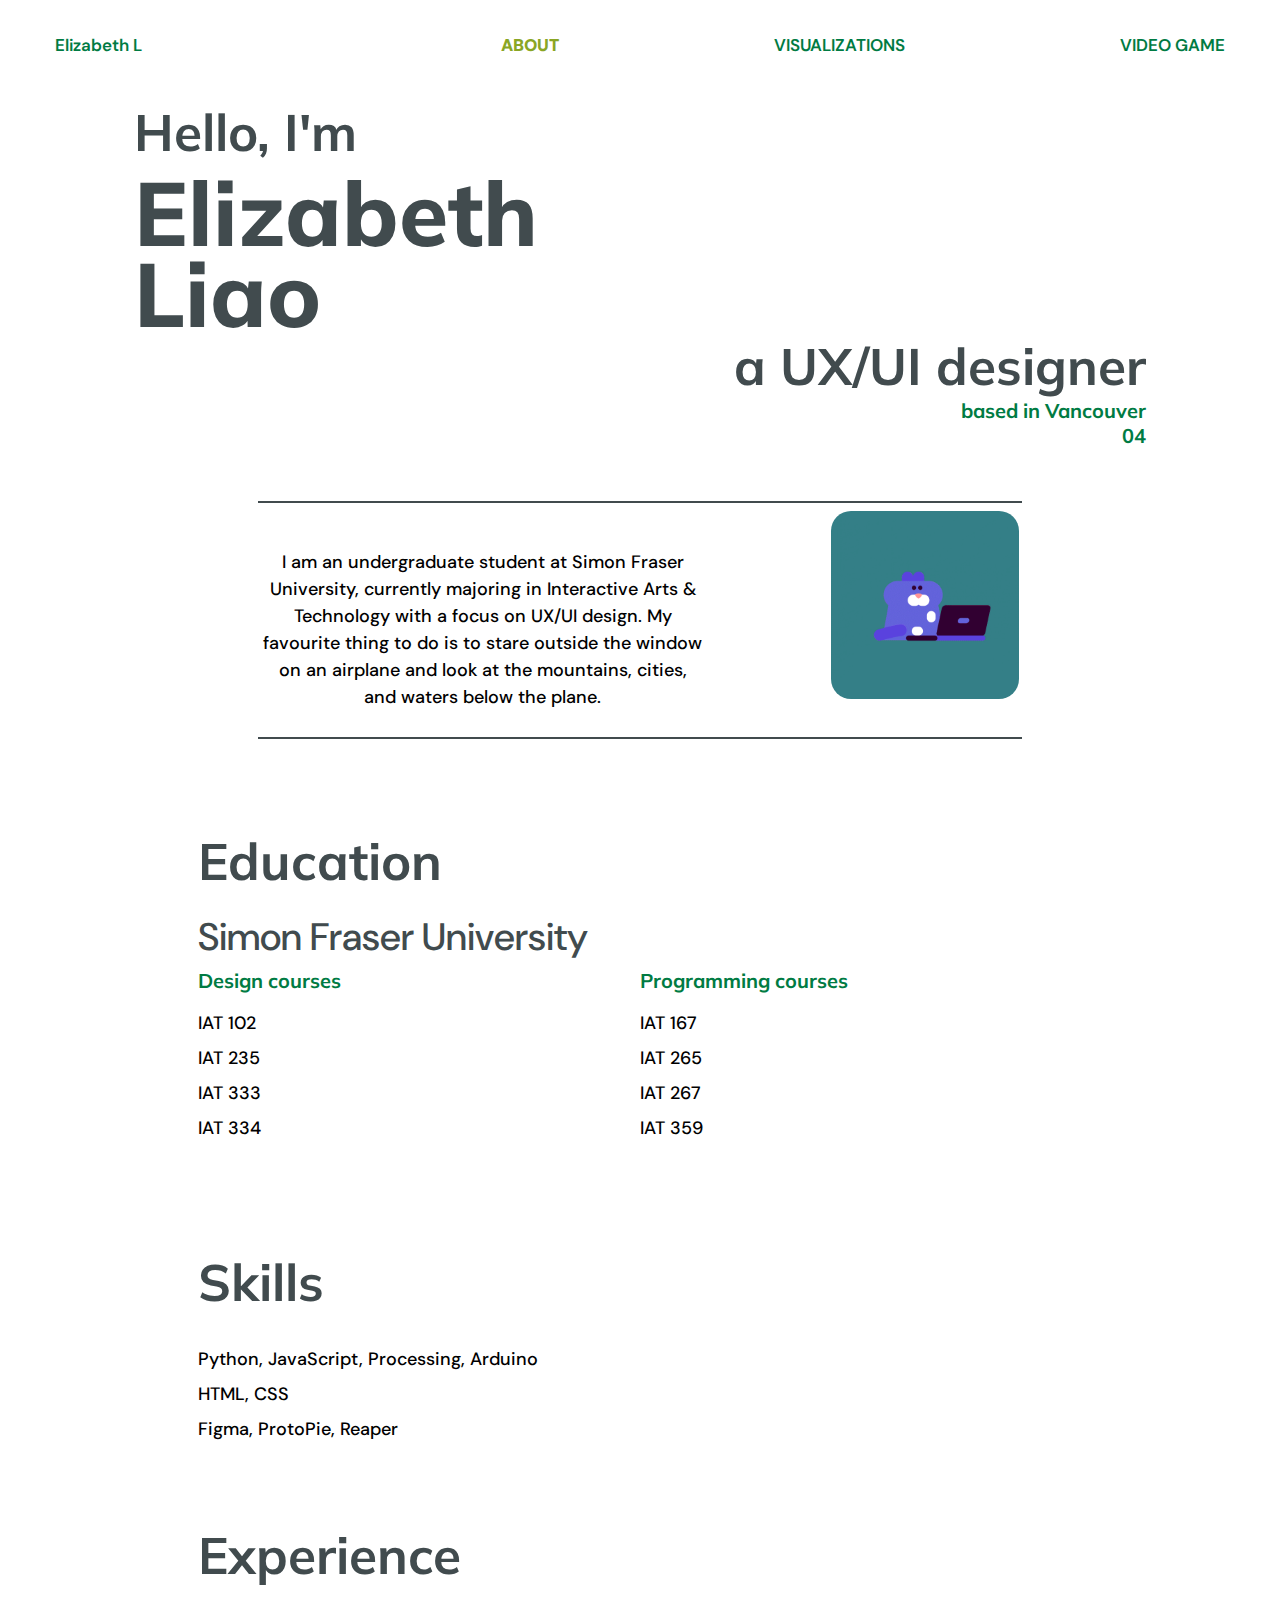
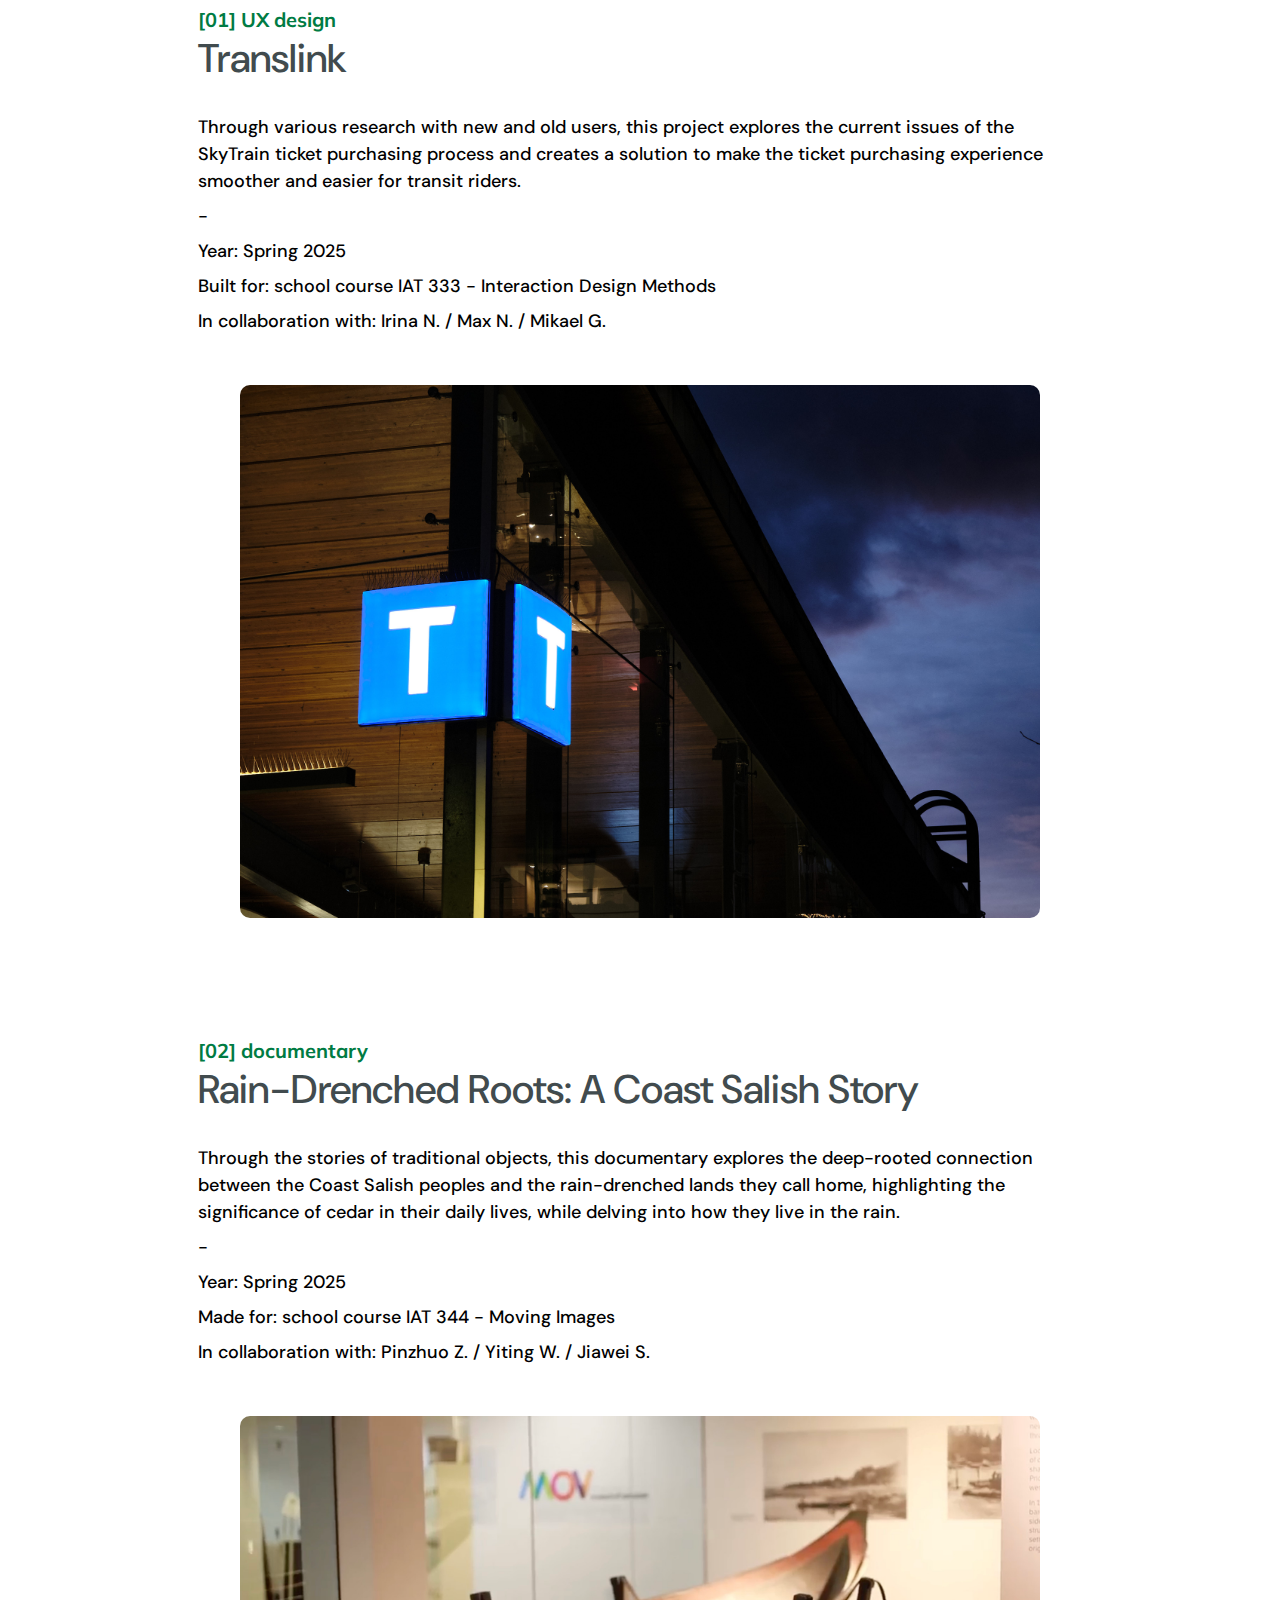
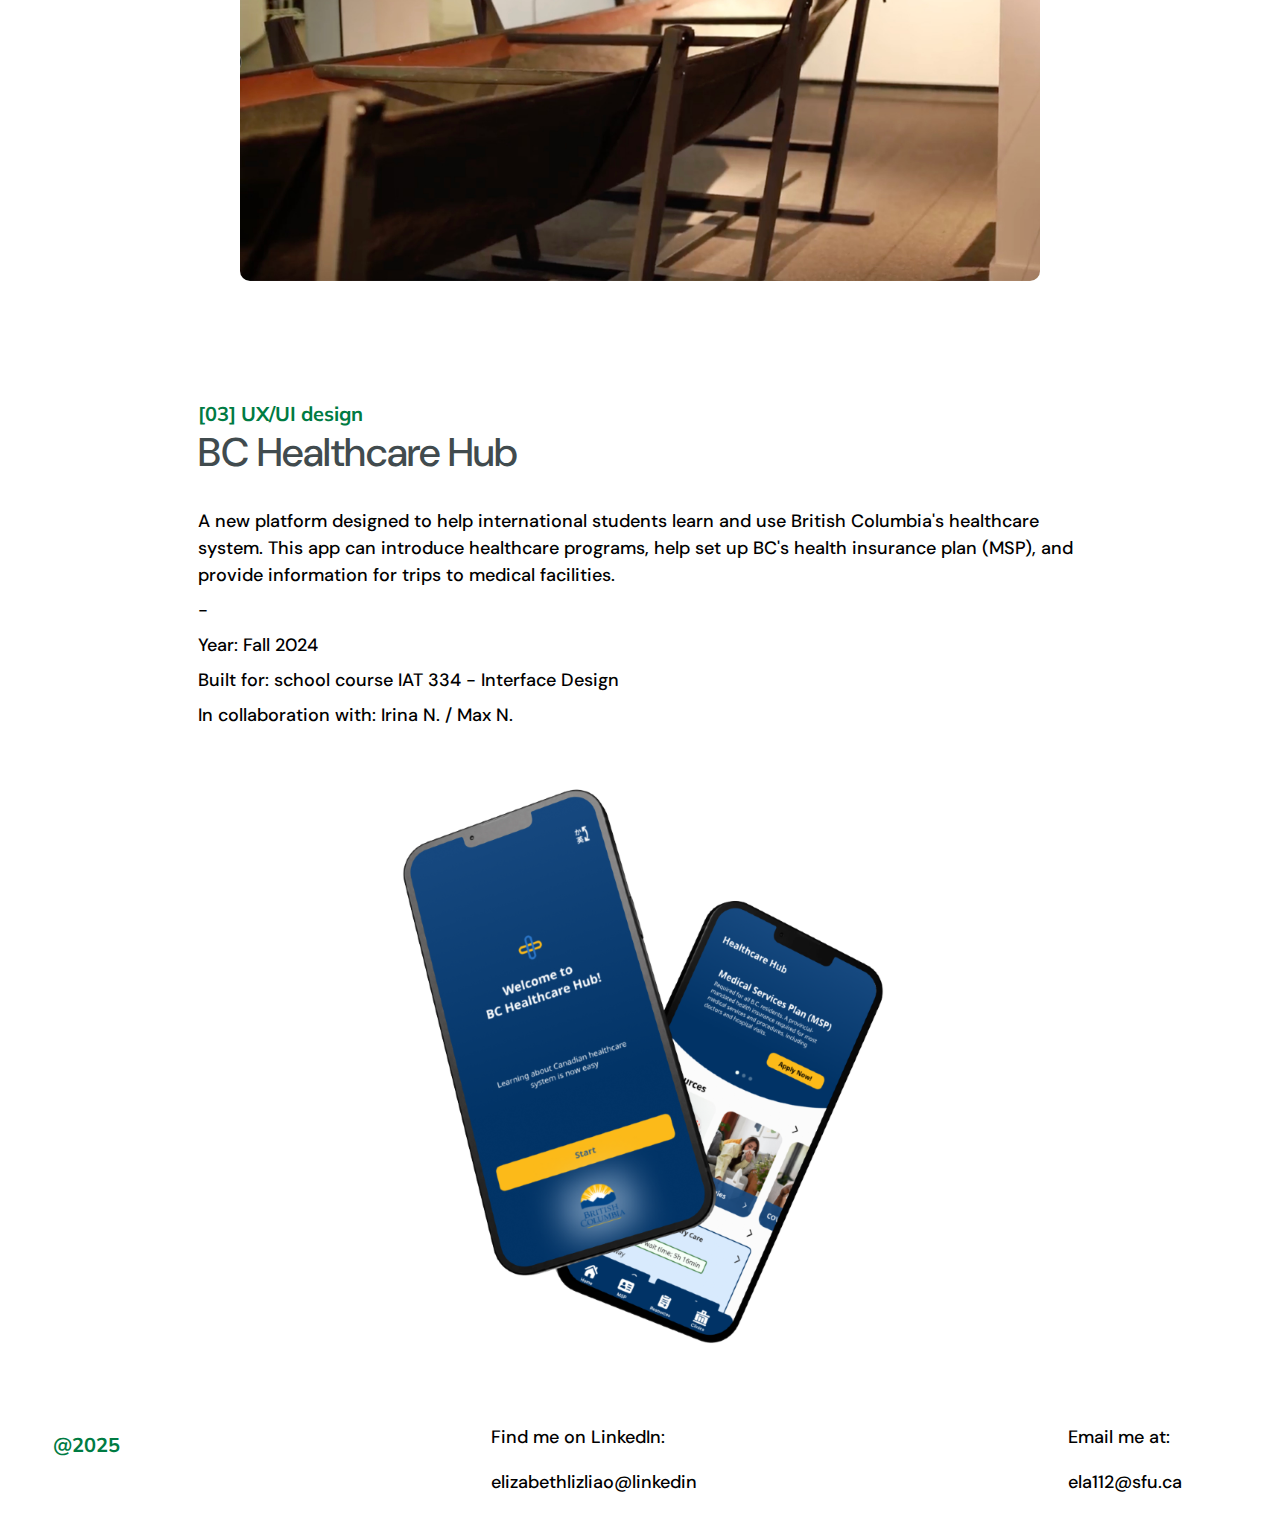
<file: index.html>
<!DOCTYPE html>

<html lang="en">
    <head>
        <meta charset="utf-8">
        <meta name="viewport" content="width=device-width, initial-scale">
        <title>Elizabeth Liao</title>
        <link rel="stylesheet" href="styles.css"/>
        <link rel="preconnect" href="https://fonts.googleapis.com">
		<link rel="preconnect" href="https://fonts.gstatic.com" crossorigin>
		<link href="https://fonts.googleapis.com/css2?family=DM+Sans:ital,opsz,wght@0,9..40,100..1000;1,9..40,100..1000&family=Mulish:ital,wght@0,200..1000;1,200..1000&display=swap&
		family=Klee+One&display=swap&" rel="stylesheet">
    </head>

    <body>
        <header>
            <nav>
                <div class="logo">
                <a href="/">Elizabeth L</a>
                </div>
                <ul class="nav-links">
                    <li><a href="/" class="selected">ABOUT</a></li>
                    <li><a href="visualizations.html">VISUALIZATIONS</a></li>
					<li><a href="A3/videogames.html">VIDEO GAME</a></li>
                </ul>
            </nav>
        </header>

        <!--******************************ABOUT*****************************-->
        <section class="About">
            <div class="intro">
                <h2>Hello, I'm</h2>
                <h1>Elizabeth</h1>
                <h1>Liao</h1>
            </div>
            <div class="role">
                <h2>a UX/UI designer</h2>
                <h4>based in Vancouver</h4>
                <h4>04</h4>
            </div>

            <hr class="line" style="margin-right: 250px;margin-left:250px">
            
            <div class="about-me">
                <p>I am an undergraduate student at Simon Fraser University, 
                    currently majoring in Interactive Arts & Technology with a focus on UX/UI design.
                    My favourite thing to do is to stare outside the window on an airplane 
                    and look at the mountains, cities, and waters below the plane.</p>
                <div class="cat-gif">
				<img src="img/Cat.gif" alt="Computer cat" style="width:188px;height:188px;">
			    </div>
            </div>
            <hr class="line" style="margin-right: 250px;margin-left:250px">
        </section>

        <!--******************************EDUCATION*****************************-->
        <section class="Education">
            <div class="education">
                <h2>Education</h2>
                <h3>Simon Fraser University</h3>
                <div class="column">
                <h4>Design courses</h4>
                <p>IAT 102</p>
                <p>IAT 235</p>
                <p>IAT 333</p>
                <p>IAT 334</p>
                </div>
                <div class="column">
                <h4>Programming courses</h4>
                <p>IAT 167</p>
                <p>IAT 265</p>
                <p>IAT 267</p>
                <p>IAT 359</p>
                </div>
            </div>
        </section>

        <!--******************************SKILLS*****************************-->
        <section class="Skills">
            <div class="skills">
                <h2>Skills</h2>
                <p>Python, JavaScript, Processing, Arduino</p>
                <p>HTML, CSS</p>
                <p>Figma, ProtoPie, Reaper</p>
            </div>
        </section>

        <!--******************************EXPERIENCE*****************************-->
        <section class="Experience">
            <div class="projects">
                <h2>Experience</h2>
                <h4>[01] UX design</h4>
                <h3>Translink</h3>
                <p>Through various research with new and old users, this project explores the current issues of 
                    the SkyTrain ticket purchasing process and creates a solution to make 
                    the ticket purchasing experience smoother and easier for transit riders.</p>
                <p>-</p>
                <p>Year: Spring 2025</p>
                <p>Built for: school course IAT 333 - Interaction Design Methods</p>
                <p>In collaboration with: Irina N. / Max N. / Mikael G.</p>
                <div class="project-img">
				<img src="img/Translink.png" alt="Inlet Center Station" style="width:800px;height:auto;">
			    </div>

                <h4>[02] documentary</h4>
                <h3>Rain-Drenched Roots: A Coast Salish Story</h3>
                <p>Through the stories of traditional objects, this documentary explores the 
                    deep-rooted connection between the Coast Salish peoples and the rain-drenched 
                    lands they call home, highlighting the significance of cedar in their daily 
                    lives, while delving into how they live in the rain.</p>
                <p>-</p>
                <p>Year: Spring 2025</p>
                <p>Made for: school course IAT 344 - Moving Images</p>
                <p>In collaboration with: Pinzhuo Z. / Yiting W. / Jiawei S.</p>
                <div class="project-img">
				<img src="img/documentary.png" alt="MOV" style="width:800px;height:auto;">
			    </div>

                <h4>[03] UX/UI design</h4>
                <h3>BC Healthcare Hub</h3>
                <p>A new platform designed to help international students learn and use 
                    British Columbia's healthcare system. This app can introduce healthcare 
                    programs, help set up BC's health insurance plan (MSP), and provide information 
                    for trips to medical facilities.</p>
                <p>-</p>
                <p>Year: Fall 2024</p>
                <p>Built for: school course IAT 334 - Interface Design</p>
                <p>In collaboration with: Irina N. / Max N.</p>
                <div class="project-img">
				<img src="img/BC.png" alt="Prototype" style="width:auto;height:auto;">
			    </div>
            </div>
        </section>

        <!--******************Contact*****************-->
		<section>
			<div class="footer-container">
				<h4>@2025</h4>
                <div>
                    <p>Find me on LinkedIn:</p>
                    <p>elizabethlizliao@linkedin</p>
                </div>
                <div>
                    <p>Email me at:</p>
                    <p>ela112@sfu.ca</p>
                </div>
		</section>

    </body>

    <script src="script.js" type="text/javascript"></script>

</html>
</file>
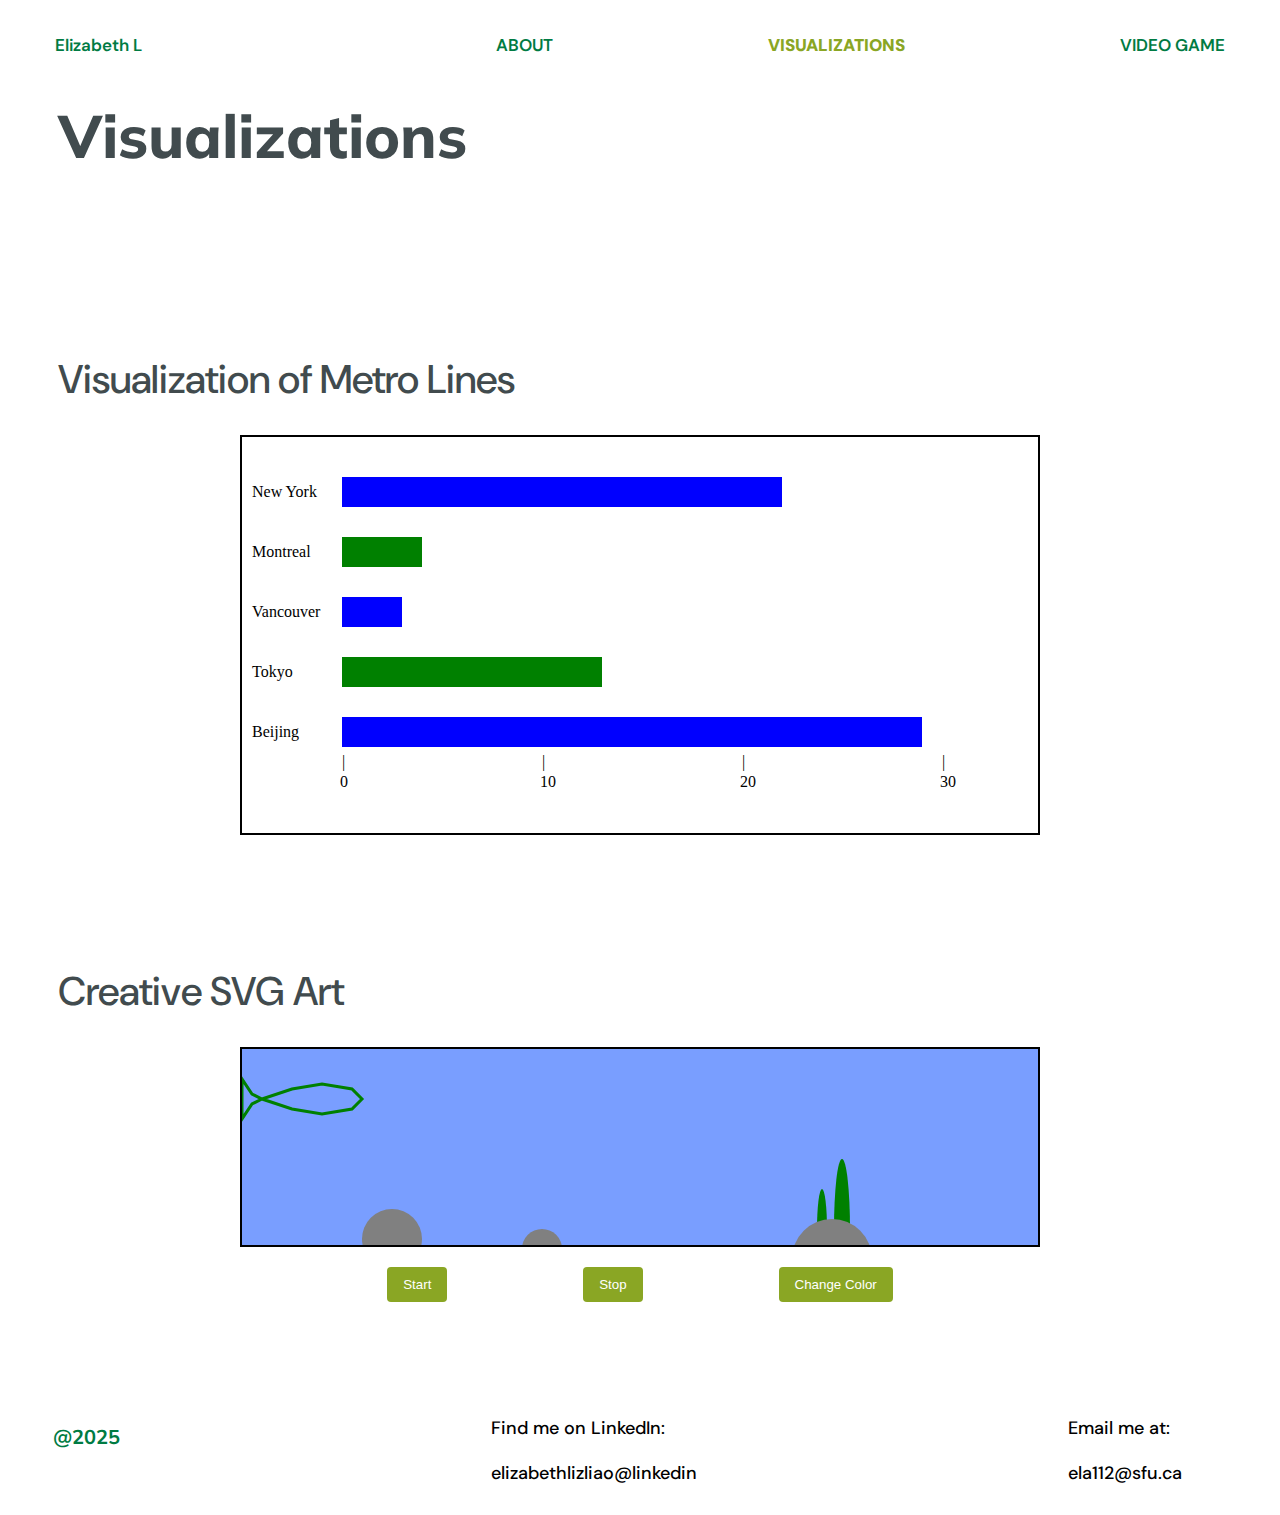
<file: visualizations.html>
<!DOCTYPE html>

<html lang="en">
    <head>
        <meta charset="utf-8">
        <meta name="viewport" content="width=device-width, initial-scale">
        <title>Elizabeth Liao</title>
        <link rel="stylesheet" href="../styles.css"/>
        <link rel="preconnect" href="https://fonts.googleapis.com">
		<link rel="preconnect" href="https://fonts.gstatic.com" crossorigin>
		<link href="https://fonts.googleapis.com/css2?family=DM+Sans:ital,opsz,wght@0,9..40,100..1000;1,9..40,100..1000&family=Mulish:ital,wght@0,200..1000;1,200..1000&display=swap&
		family=Klee+One&display=swap&" rel="stylesheet">
    </head>

    <body>
        <header>
            <nav>
                <div class="logo">
                <a href="/">Elizabeth L</a>
                </div>
                <ul class="nav-links">
                    <li><a href="index.html">ABOUT</a></li>
                    <li><a href="/" class="selected">VISUALIZATIONS</a></li>
					<li><a href="videogames.html">VIDEO GAME</a></li>
                </ul>
            </nav>
        </header>

        <div class="title">
            <h1>Visualizations</h1>
        </div>

       <!--******************************VIZ*****************************-->
        <section id="viz">
            <h3 class="title">Visualization of Metro Lines</h3>
            <div id="tooltip" class="tooltip"></div>
            <div class="viz-container">
                <svg width="800" height="400">
                    <text x="10" y="60">New York</text><!--22-->
                    <rect width="440" height="30" x="100" y="40" fill="blue" data-value="22"></rect>
                    <text x="10" y="120">Montreal</text><!--4-->
                    <rect width="80" height="30" x="100" y="100" fill="green" data-value="4"></rect>
                    <text x="10" y="180">Vancouver</text><!--3-->
                    <rect width="60" height="30" x="100" y="160" fill="blue" data-value="3"></rect>
                    <text x="10" y="240">Tokyo</text><!--13-->
                    <rect width="260" height="30" x="100" y="220" fill="green" data-value="13"></rect>
                    <text x="10" y="300">Beijing</text><!--29-->
                    <rect width="580" height="30" x="100" y="280" fill="blue" data-value="29"></rect>
                    <text x="98" y="350">0</text><text x="100" y="330">|</text>
                    <text x="298" y="350">10</text><text x="300" y="330">|</text>
                    <text x="498" y="350">20</text><text x="500" y="330">|</text>
                    <text x="698" y="350">30</text><text x="700" y="330">|</text>
                </svg>
            </div>

        <!--******************************VIZ ART*****************************-->
            <h3 class="title">Creative SVG Art</h3>
            <div class="viz-art-container">
                <svg xmlns="http://www.w3.org/2000/svg" width="300" height="100">
                    <polyline id="poly-graph" 
                    points="20,50 50,40 80,35 110,40 120,50 110,60 80,65 50,60 20,50 10,45 0,30 0,50 0,70 10,55 20,50" 
                    style="fill:none;stroke:green;stroke-width:3;pointer-events:visibleStroke;" />
                    <polyline 
                    points="20,50 50,40 80,35 110,40 120,50 110,60 80,65 50,60 20,50 10,45 0,30 0,50 0,70 10,55 20,50" 
                    style="fill:none;stroke:transparent;stroke-width:15;cursor:pointer;" id="poly-click-area" />
                    <ellipse  rx="5" ry="40" cx="580" cy="180" fill="green"></ellipse >
                    <ellipse  rx="8" ry="70" cx="600" cy="180" fill="green"></ellipse >
                    <circle cx="150" cy="190" r="30" fill="grey"></circle>
                    <circle cx="590" cy="210" r="40" fill="grey"></circle>
                    <circle cx="300" cy="200" r="20" fill="grey"></circle>
                </svg>
            </div>
            <div class="buttons">
                    <input type="button" value="Start" onclick="start()" class="control-button"/>
                    <input type="button" value="Stop" onclick="stop()" class="control-button"/>
                    <input type="button" value="Change Color" onclick="changeColor()" class="control-button"/>
            </div>
        </section>

        <!--******************Contact*****************-->
		<section>
			<div class="footer-container">
				<h4>@2025</h4>
                <div>
                    <p>Find me on LinkedIn:</p>
                    <p>elizabethlizliao@linkedin</p>
                </div>
                <div>
                    <p>Email me at:</p>
                    <p>ela112@sfu.ca</p>
                </div>
		</section>
    </body>
    <script src="./vis.js" type="text/javascript"></script>
</html>
</file>
<file: styles.css>
/*--------------------------GENERAL---------------------------*/
* {
  box-sizing: border-box;
}

body{
	background-color: #ffffff;
}

p {
    font-weight: 500;
	line-height: 1.5;
    font-family: "DM Sans", sans-serif;
	font-size: 18px;
}

h1 {
	font-size: 7vw; 
	color: #414b4e;
	font-family: "Mulish", sans-serif;
	font-style: normal;
	font-weight: 800;

}

h2 {
	font-size: 4vw;
	font-weight: 700;
	color: #414b4e;
	font-family: "Mulish", sans-serif;
}

h3 {
	font-size: 40px;
	color: #414b4e;
	font-family: "DM Sans", sans-serif;
	font-weight: 500;
}

h4 {
	font-family: "Mulish", sans-serif;
	font-size: 20px;
	color: #007b43;
}

/*--------------------------NAVIGATION BAR---------------------------*/
ul {
  list-style-type: none;
  margin: 0;
  padding: 0;
}

li {
  display: inline;
}

nav {
	display: flex;
	justify-content: space-between;
	align-items: center;
	padding: 10px; 
	position: fixed; 
	top: 0; 
	left: 0; 
	right: 0;
	height: 90px;
	background-color: white; 
	z-index: 9999;
}

.nav-links {
	right: 0;
}

.logo {
	padding-left: 45px;
}

ul.nav-links {
	list-style-type: none;
	margin: 0;
	padding: 0;
	display: flex;
    align-items: left;
    justify-content: flex-end;
}

ul.nav-links li {
	margin-left: 170px;
	padding-right: 45px;
}

nav a{
	display: inline-block;
	font-family: 'DM Sans', sans-serif;
	color: #007b43;
	font-size: 17px;
	text-decoration: none;
	font-weight: 600;
}

.selected{
	color: #8AA624;
	font-weight: 900;
}

/*--------------------------INTRO TEXT---------------------------*/
.intro {
  padding-left: 10%;
  padding-top: 50px;
}

.intro h1 {
	margin-bottom: -8%;
}

.intro h2 {
	margin-bottom: -6%;
}

.role {
    padding-top: 6%;
	padding-right: 10%;
	text-align: right;
	padding-bottom: 45px;
}

.role h2 {
	margin-top: 0;
	margin-bottom: 0;
}

.role h4 {
	margin-top: 0;
	margin-bottom: 0;
}

/*--------------------------ABOUT---------------------------*/
.about-me {
	display: flex;
	justify-content: center;
}

.about-me p{
	text-align: center;
	padding-left: 20%;
	padding-right: 10%;
    padding-top: 20px;
}

.cat-gif {
    display: flex;
    justify-content: center; 
    padding-right: 20%;
}

.cat-gif img {
	border-radius: 20px;
}

hr.line {
  border: 1px solid #414b4e;
}

/*--------------------------EDUCATION---------------------------*/
.education {
    margin-top: 90px;
	margin-left: 15%;
    margin-right: 15%;
}

.education p {
    margin-top: -10px;
}

.column {
	float: left;
	width: 50%;
	margin-bottom: 90px;
}

.education h3{
	font-size: 3vw;
	margin-bottom: -20px;
}

.education h2{
	margin-bottom: -20px;
}

/*--------------------------SKILLS---------------------------*/
.skills {
    margin-left: 15%;
    margin-right: 15%;
}

.skills p {
    margin-top: -10px;
}

/*--------------------------EXPERIENCE---------------------------*/
.projects {
	margin-top: 80px;
    margin-left: 15%;
    margin-right: 15%;
}

.projects h2{
	margin-bottom: -100px;
}

.projects h4 {
    margin-bottom: -40px;
    margin-top: 120px;
}

.projects p {
    margin-top: -10px;
}

.project-img {
    display: flex;
    justify-content: center; 
    margin-top: 50px;
}

.project-img img{
	border-radius: 10px;
}

/*--------------------------FOOTER---------------------------*/
.footer-container{
	display: flex;
	justify-content: space-between;
	padding-left: 45px;
	padding-bottom: 2px;
	padding-right: 90px;
	padding-top: 45px;
}


/*-------------------------------------VIZ-ART----------------------------------------*/
.viz-container {
	display: flex;
	justify-content: center;
	margin-bottom: 80px;
	margin-top: -60px;
}

.viz-container svg{
	border: 2px solid black;
}

.tooltip {
	position: absolute;
    background: rgba(0, 0, 0, 0.75);
    color: #fff;
    padding: 5px 8px;
    font-size: 14px;
    border-radius: 4px;
    pointer-events: none;
    white-space: nowrap;
    display: none;
    z-index: 10;
}

/*-------------------------------------VIZ-ART----------------------------------------*/
.title h1{
	font-size: 60px;
}

.title{
	padding: 50px;
}

.viz-art-container {
	display: flex;
	justify-content: center;
	margin-top: -60px;
}

.viz-art-container svg{
	width: 800px;
    height: 200px; 
    display: block;
	border: 2px solid black;
	background-color: #799EFF;
}

.buttons {
	display: flex;
	justify-content: space-between;
	margin-left: 30%;
	margin-right: 30%;
	margin-top: 20px;
	padding-bottom: 50px;
}

.control-button{
	background-color: #8AA624;
	border: #8AA624;
	border-radius: 4px;
	padding: 10px 16px;
	color: white;
}
/*-------------------------------------ASSIGNMENT 3----------------------------------------*/
.explinations p{
	display: flex;
	justify-content: left;
	margin-left: 80px
}
.explinations h4{
	display: flex;
	justify-content: left;
	margin-left: 80px
}

#globalSalesChart,
#salesOverTimeChart,
#regionalSalesChart,
#vizChart {
	display: flex;
	justify-content: center;
	margin-top: -60px;
}
</file>
